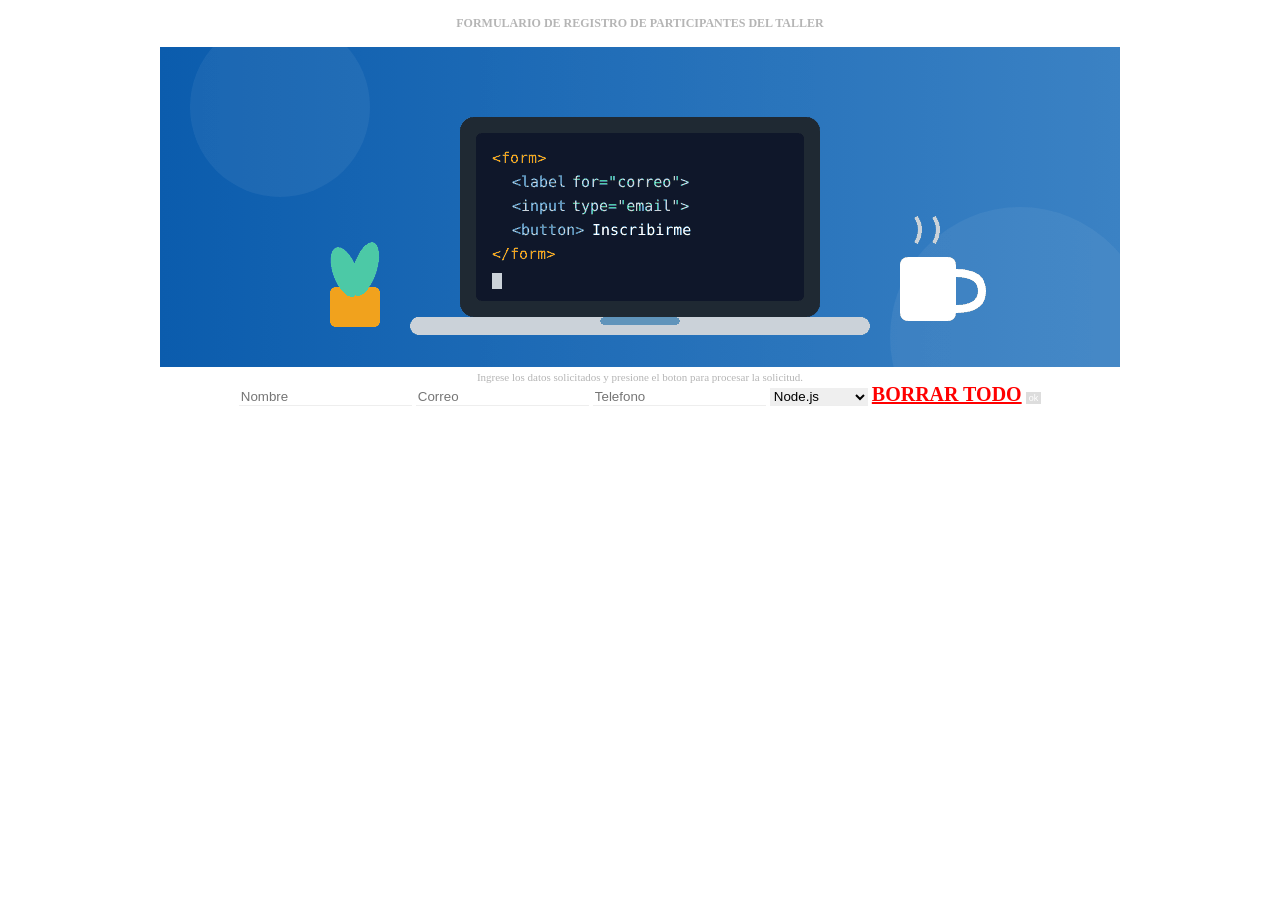
<file: index.html>
<!DOCTYPE html>
<html lang="es">
<head>
<meta charset="UTF-8">
<title>pagina1</title>
<link rel="stylesheet" href="estilos.css">
</head>
<body>
<h4>FORMULARIO DE REGISTRO DE PARTICIPANTES DEL TALLER</h4>
<img src="img/banner.png">
<p>Ingrese los datos solicitados y presione el boton para procesar la solicitud.</p>
<input id="nombre" placeholder="Nombre">
<input id="correo" placeholder="Correo">
<input id="telefono" placeholder="Telefono">
<select id="taller">
<option>Node.js</option> <option>Figma</option> <option>Git</option>
<option>Testing</option> <option>CSS</option> <option>APIs</option>
<option>React</option> <option>GitHub</option> <option>HTML</option>
<option>Accesibilidad</option> <option>JavaScript</option> <option>Markdown</option>
</select>
<a href="#" id="borrar">BORRAR TODO</a>
<button id="enviar">ok</button>
<script src="app.js"></script>
</body>
</html>
</file>
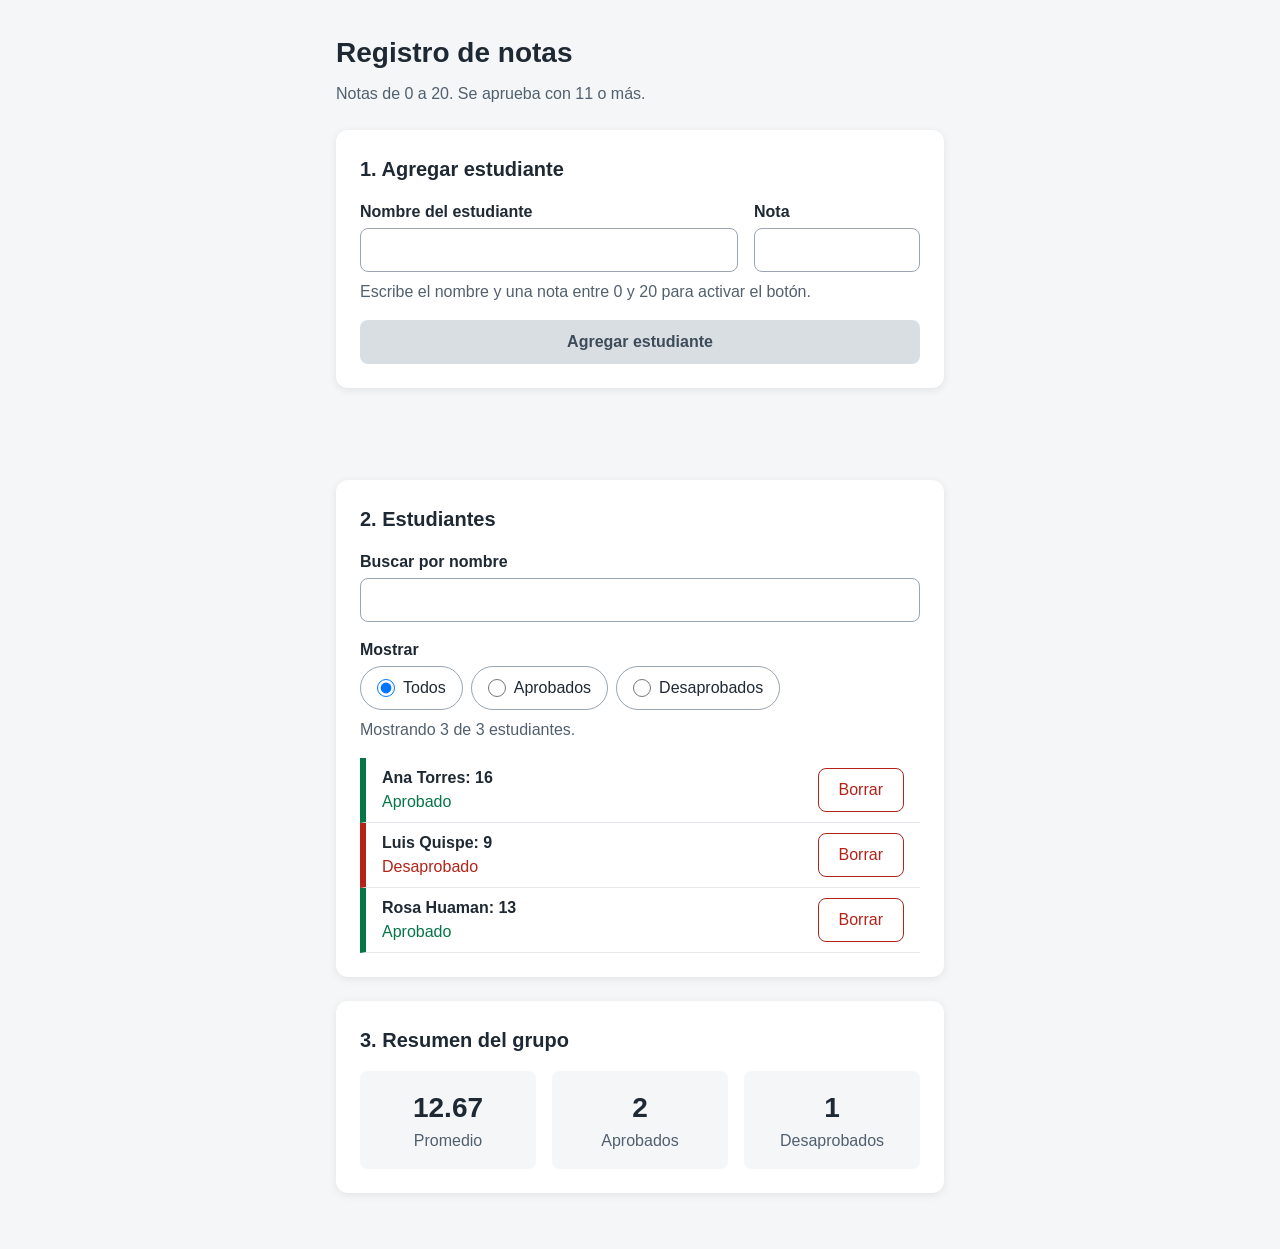
<file: tarea/index.html>
<!DOCTYPE html>
<html lang="es">
<head>
  <meta charset="UTF-8">
  <meta name="viewport" content="width=device-width, initial-scale=1">
  <title>Registro de notas del grupo</title>
  <link rel="stylesheet" href="estilos.css">
</head>
<body>
  <main class="contenedor">
    <h1>Registro de notas</h1>
    <p class="ayuda">Notas de 0 a 20. Se aprueba con 11 o más.</p>

    <!-- Bloque 1: agregar (Miller: el formulario solo pide dos datos) -->
    <section class="tarjeta" aria-labelledby="titulo-agregar">
      <h2 id="titulo-agregar">1. Agregar estudiante</h2>
      <form id="formEstudiante" novalidate>
        <div class="campos">
          <div class="campo campo-nombre">
            <label for="nombre">Nombre del estudiante</label>
            <input id="nombre" type="text" autocomplete="off" required>
          </div>
          <div class="campo campo-nota">
            <label for="nota">Nota</label>
            <input id="nota" type="number" min="0" max="20" step="0.5" inputmode="decimal" required aria-describedby="ayuda-nota">
          </div>
        </div>
        <p id="ayuda-nota" class="pista">Escribe el nombre y una nota entre 0 y 20 para activar el botón.</p>
        <button type="submit" id="btnAgregar" class="boton-principal" disabled>Agregar estudiante</button>
      </form>
    </section>

    <!-- Mensaje visible despues de cada accion (visibilidad del estado) -->
    <div id="aviso" class="aviso" role="status" aria-live="polite">
      <span id="avisoTexto"></span>
      <button type="button" id="btnDeshacer" class="boton-texto" hidden>Deshacer</button>
    </div>

    <!-- Bloque 2: lista -->
    <section class="tarjeta" aria-labelledby="titulo-lista">
      <h2 id="titulo-lista">2. Estudiantes</h2>
      <label for="buscar">Buscar por nombre</label>
      <input id="buscar" type="search" autocomplete="off">

      <fieldset class="filtro">
        <legend>Mostrar</legend>
        <label class="opcion"><input type="radio" name="filtro" value="todos" checked> Todos</label>
        <label class="opcion"><input type="radio" name="filtro" value="aprobado"> Aprobados</label>
        <label class="opcion"><input type="radio" name="filtro" value="desaprobado"> Desaprobados</label>
      </fieldset>

      <p id="conteo" class="pista"></p>
      <ul id="lista" class="lista"></ul>
    </section>

    <!-- Bloque 3: resumen en tres datos -->
    <section class="tarjeta" aria-labelledby="titulo-resumen">
      <h2 id="titulo-resumen">3. Resumen del grupo</h2>
      <div class="resumen">
        <p class="dato"><span class="dato-valor" id="promedio">0.00</span><span class="dato-nombre">Promedio</span></p>
        <p class="dato"><span class="dato-valor" id="aprobados">0</span><span class="dato-nombre">Aprobados</span></p>
        <p class="dato"><span class="dato-valor" id="desaprobados">0</span><span class="dato-nombre">Desaprobados</span></p>
      </div>
    </section>
  </main>

  <script src="app.js"></script>
</body>
</html>
</file>
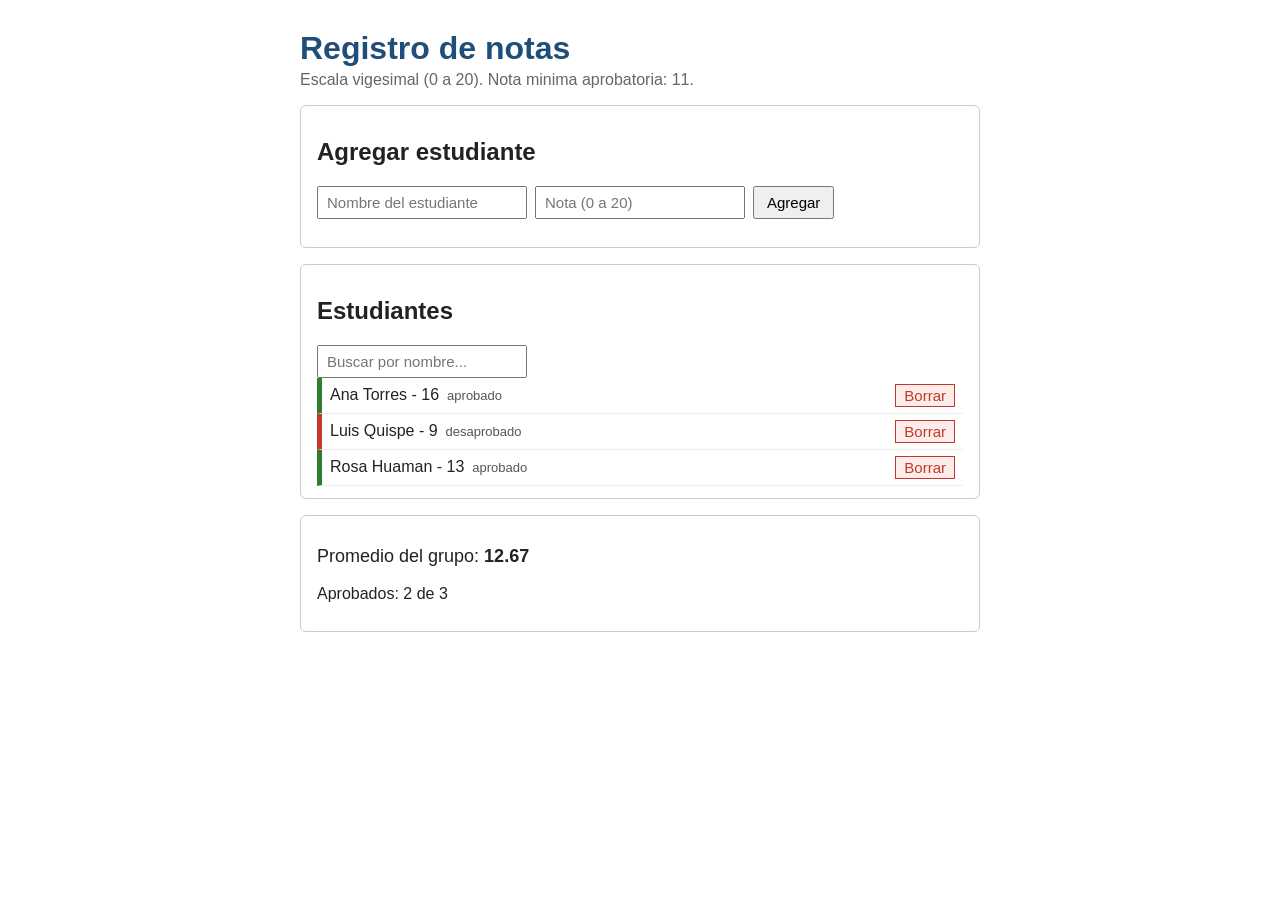
<file: tarea/antes/index.html>
<!DOCTYPE html>
<html lang="es">
<head>
  <meta charset="UTF-8">
  <meta name="viewport" content="width=device-width, initial-scale=1">
  <title>Tarea Lab 08 - Registro de notas</title>
  <style>
    body { font-family: Arial, sans-serif; max-width: 680px; margin: 30px auto; padding: 0 16px; color: #222; }
    h1 { color: #1f4e79; margin-bottom: 4px; }
    .sub { color: #666; margin-top: 0; }
    section { border: 1px solid #ccc; border-radius: 6px; padding: 12px 16px; margin-bottom: 16px; }
    form { display: flex; gap: 8px; flex-wrap: wrap; }
    input { padding: 6px 8px; font-size: 15px; }
    button { padding: 6px 12px; font-size: 15px; cursor: pointer; }
    #lista { list-style: none; padding: 0; margin: 0; }
    #lista li { display: flex; justify-content: space-between; align-items: center; padding: 6px 8px; border-bottom: 1px solid #eee; }
    .aprobado { border-left: 5px solid #2e7d32; }
    .desaprobado { border-left: 5px solid #c0392b; }
    .estado { font-size: 13px; color: #555; margin-left: 8px; }
    .borrar { background: #fdecea; border: 1px solid #c0392b; color: #c0392b; padding: 2px 8px; }
    .error { color: #c0392b; }
    .ok { color: #2e7d32; }
    .resumen { font-size: 18px; }
  </style>
</head>
<body>
  <h1>Registro de notas</h1>
  <p class="sub">Escala vigesimal (0 a 20). Nota minima aprobatoria: 11.</p>

  <section>
    <h2>Agregar estudiante</h2>
    <form id="formEstudiante">
      <input id="nombre" type="text" placeholder="Nombre del estudiante">
      <input id="nota" type="number" step="0.5" placeholder="Nota (0 a 20)">
      <button type="submit">Agregar</button>
    </form>
    <p id="mensaje"></p>
  </section>

  <section>
    <h2>Estudiantes</h2>
    <input id="buscar" type="text" placeholder="Buscar por nombre...">
    <ul id="lista"></ul>
  </section>

  <section>
    <p class="resumen">Promedio del grupo: <strong id="promedio">0.00</strong></p>
    <p>Aprobados: <span id="aprobados">0</span> de <span id="cantidad">0</span></p>
  </section>

  <script src="app.js"></script>
</body>
</html>
</file>
<file: estilos.css>
body { font-family: "Times New Roman"; text-align: center; color: #b5b5b5; margin: 0; }
h4 { font-size: 12px; }
p { font-size: 11px; margin: 0; }
input, select { border: none; border-bottom: 1px solid #eeeeee; margin: 0; }
button { font-size: 9px; padding: 1px 3px; background: #ddd; color: #fff; border: none; }
a { color: red; font-size: 20px; font-weight: bold; }
*:focus { outline: none; }
</file>
<file: tarea/estilos.css>
:root {
  --color-primario: #0b5cad;
  --color-texto: #1f2933;
  --color-suave: #52606d;
  --color-borde: #9aa5b1;
  --color-fondo: #f4f6f8;
  --color-tarjeta: #ffffff;
  --color-error: #b42318;
  --color-exito: #067647;
  --color-foco: #f59e0b;
  --espacio-1: 8px;
  --espacio-2: 16px;
  --espacio-3: 24px;
  --espacio-4: 32px;
  --radio: 8px;
}

* { box-sizing: border-box; }

body {
  margin: 0;
  font-family: Arial, Helvetica, sans-serif;
  font-size: 16px;
  line-height: 1.5;
  color: var(--color-texto);
  background: var(--color-fondo);
}

.contenedor { max-width: 640px; margin: 0 auto; padding: var(--espacio-4) var(--espacio-2); }

h1 { font-size: 28px; margin: 0 0 var(--espacio-1); }
h2 { font-size: 20px; margin: 0 0 var(--espacio-2); }
.ayuda { color: var(--color-suave); margin: 0 0 var(--espacio-3); }
.pista { color: var(--color-suave); font-size: 16px; margin: var(--espacio-1) 0 var(--espacio-2); }

.tarjeta {
  background: var(--color-tarjeta);
  border-radius: 12px;
  padding: var(--espacio-3);
  margin-bottom: var(--espacio-3);
  box-shadow: 0 2px 8px rgba(0, 0, 0, 0.08);
}

label { display: block; font-weight: bold; margin-bottom: 4px; }

input[type="text"], input[type="number"], input[type="search"] {
  width: 100%;
  min-height: 44px;
  padding: var(--espacio-1) 12px;
  font-size: 16px;
  color: var(--color-texto);
  border: 1px solid var(--color-borde);
  border-radius: var(--radio);
}

.campos { display: flex; gap: var(--espacio-2); flex-wrap: wrap; }
.campo-nombre { flex: 3 1 240px; }
.campo-nota { flex: 1 1 120px; }

button {
  min-height: 44px;
  padding: 10px 20px;
  font-size: 16px;
  border-radius: var(--radio);
  cursor: pointer;
  font-family: inherit;
}

.boton-principal {
  width: 100%;
  background: var(--color-primario);
  color: #ffffff;
  border: none;
  font-weight: bold;
}

.boton-principal:disabled { background: #d9dee3; color: #3e4c59; cursor: not-allowed; }

.boton-borrar {
  background: transparent;
  color: var(--color-error);
  border: 1px solid var(--color-error);
}

.boton-texto {
  background: transparent;
  color: var(--color-primario);
  border: 1px solid var(--color-primario);
  font-weight: bold;
  margin-left: var(--espacio-2);
}

:focus-visible { outline: 3px solid var(--color-foco); outline-offset: 2px; }

.aviso {
  min-height: 44px;
  display: flex;
  align-items: center;
  flex-wrap: wrap;
  gap: var(--espacio-1);
  margin: 0 0 var(--espacio-3);
  font-weight: bold;
}
.aviso.exito { color: var(--color-exito); }
.aviso.info { color: var(--color-primario); }

.filtro { border: none; padding: 0; margin: var(--espacio-2) 0 0; display: flex; gap: var(--espacio-1); flex-wrap: wrap; }
.filtro legend { font-weight: bold; margin-bottom: 4px; padding: 0; }
.opcion {
  display: flex;
  align-items: center;
  gap: var(--espacio-1);
  min-height: 44px;
  padding: 0 var(--espacio-2);
  border: 1px solid var(--color-borde);
  border-radius: 999px;
  font-weight: normal;
  margin: 0;
  cursor: pointer;
}
.opcion input { width: 18px; height: 18px; margin: 0; }

.lista { list-style: none; padding: 0; margin: 0; }
.lista li {
  display: flex;
  justify-content: space-between;
  align-items: center;
  gap: var(--espacio-3);
  padding: var(--espacio-1) var(--espacio-2);
  border-bottom: 1px solid #e4e7eb;
  border-left: 6px solid var(--color-borde);
}
.lista li.aprobado { border-left-color: var(--color-exito); }
.lista li.desaprobado { border-left-color: var(--color-error); }
.nombre-est { font-weight: bold; }
.estado { display: block; font-size: 16px; color: var(--color-suave); }
.estado.aprobado { color: var(--color-exito); }
.estado.desaprobado { color: var(--color-error); }

.vacio { color: var(--color-suave); padding: var(--espacio-2) 0; }

.resumen { display: flex; gap: var(--espacio-2); flex-wrap: wrap; }
.dato {
  flex: 1 1 140px;
  margin: 0;
  padding: var(--espacio-2);
  background: var(--color-fondo);
  border-radius: var(--radio);
  text-align: center;
}
.dato-valor { display: block; font-size: 28px; font-weight: bold; }
.dato-nombre { color: var(--color-suave); }
</file>
